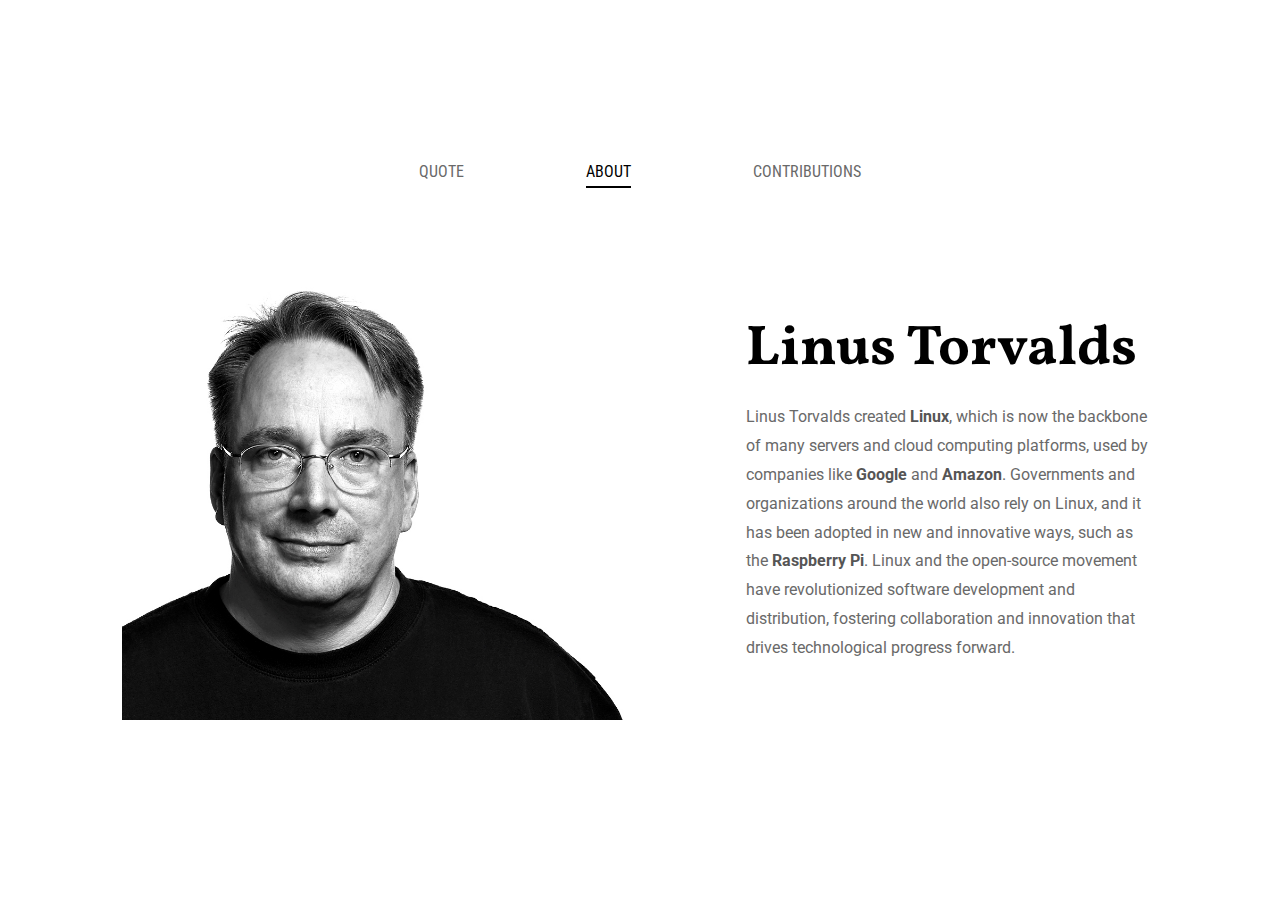
<file: about.html>
<!DOCTYPE html>
<html lang="en">

<head>
    <meta charset="UTF-8">
    <meta http-equiv="X-UA-Compatible" content="IE=edge">
    <title>Linus Torvalds</title>
    <link rel="preconnect" href="https://fonts.googleapis.com">
    <link rel="preconnect" href="https://fonts.gstatic.com" crossorigin>
    <link
        href="https://fonts.googleapis.com/css2?family=Fira+Sans:ital,wght@1,300;1,400&family=Roboto+Condensed&family=Roboto:wght@400;500&family=Vollkorn:wght@700&display=swap"
        rel="stylesheet">
    <link rel="stylesheet" href="style.css">
</head>

<body>
    <div class="container">
        <nav>
            <ul>
                <li><a href="index.html">quote</a></li>
                <li><a class="active" href="#">about</a></li>
                <li><a href="contributions.html">contributions</a></li>
            </ul>
        </nav>
        <main id="about">
            <img style="height: 450px;" src="assets/linus-cropped.jpg" alt="portrait of linus torvalds">
            <aside>
                <h1>Linus Torvalds</h1>
                <p>
                    Linus Torvalds created <strong>Linux</strong>, which is
                    now the backbone of many servers and cloud computing
                    platforms, used by companies like
                    <strong>Google</strong> and <strong>Amazon</strong>.
                    Governments and organizations around the world also rely
                    on Linux, and it has been adopted in new and innovative
                    ways, such as the <strong>Raspberry Pi</strong>. Linux
                    and the open-source movement have revolutionized
                    software development and distribution, fostering
                    collaboration and innovation that drives technological
                    progress forward.
                </p>
            </aside>
        </main>
    </div>
</body>

</html>
</file>
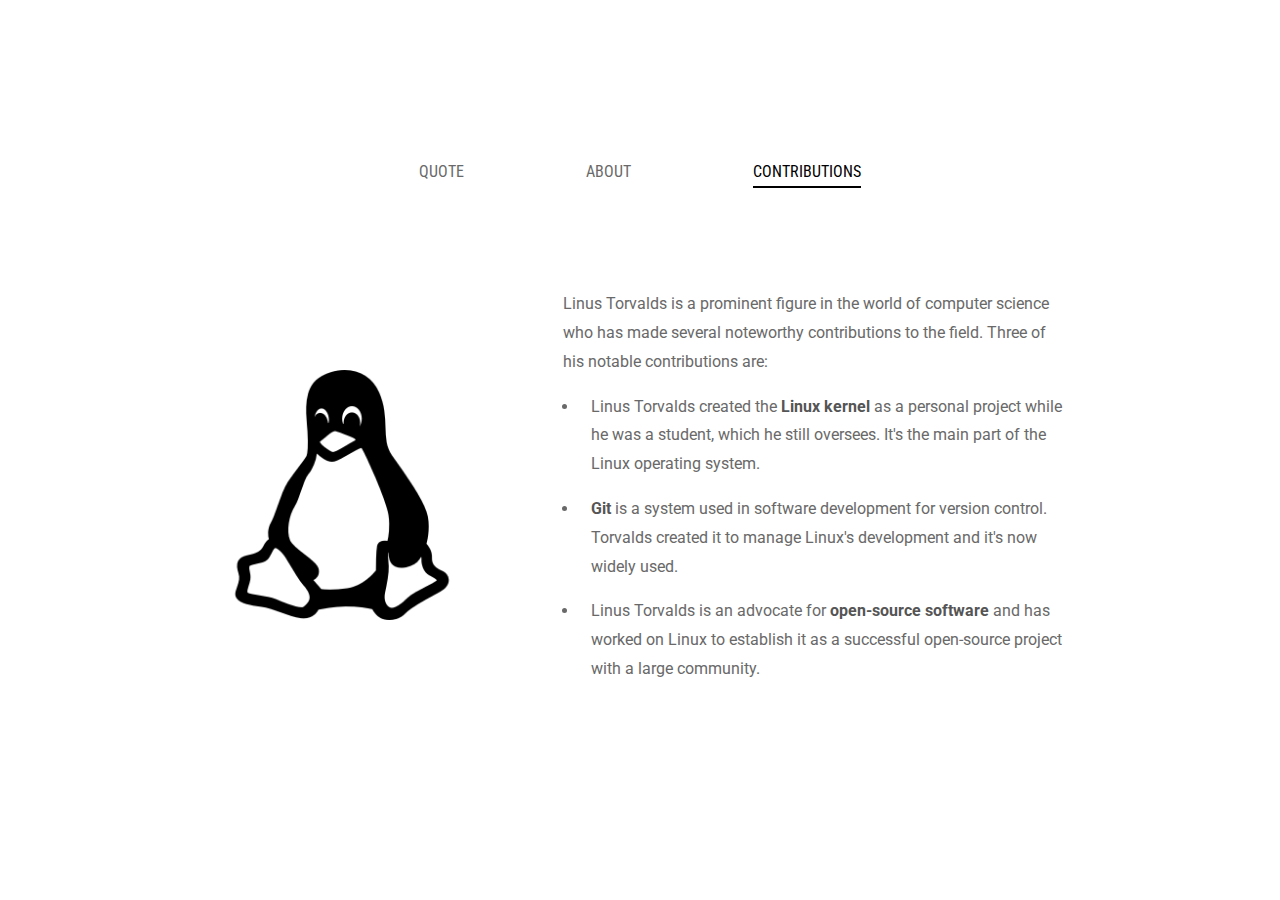
<file: contributions.html>
<!DOCTYPE html>
<html lang="en">

<head>
    <meta charset="UTF-8">
    <meta http-equiv="X-UA-Compatible" content="IE=edge">
    <title>Linus Torvalds</title>
    <link rel="preconnect" href="https://fonts.googleapis.com">
    <link rel="preconnect" href="https://fonts.gstatic.com" crossorigin>
    <link
        href="https://fonts.googleapis.com/css2?family=Fira+Sans:ital,wght@1,300;1,400&family=Roboto+Condensed&family=Roboto:wght@400;500&family=Vollkorn:wght@700&display=swap"
        rel="stylesheet">
    <link rel="stylesheet" href="style.css">
</head>

<body>
    <div class="container">
        <nav>
            <ul>
                <li><a href="index.html">quote</a></li>
                <li><a href="about.html">about</a></li>
                <li><a class="active" href="#">contributions</a></li>
            </ul>
        </nav>
        <main id="contributions">
            <img id="linux-img" style="width: 250px" src="assets/linux.png" alt="linux penguin logo">
            <aside>
                <p>
                    Linus Torvalds is a prominent figure in the world of
                    computer science who has made several noteworthy
                    contributions to the field. Three of his notable
                    contributions are:
                </p>
                <ul>
                    <li>
                        Linus Torvalds created the
                        <strong>Linux kernel</strong> as a personal project
                        while he was a student, which he still oversees.
                        It's the main part of the Linux operating system.
                    </li>
                    <li>
                        <strong>Git</strong> is a system used in software
                        development for version control. Torvalds created it
                        to manage Linux's development and it's now widely
                        used.
                    </li>
                    <li>
                        Linus Torvalds is an advocate for
                        <strong>open-source software</strong> and has worked
                        on Linux to establish it as a successful open-source
                        project with a large community.
                    </li>
                </ul>
            </aside>
        </main>
    </div>
</body>

</html>
</file>
<file: style.css>
* {
    box-sizing: border-box;
    margin: 0;
    padding: 0;
}

body {
    display: grid;
    width: 100%;
    height: 100vh;
    justify-content: center;
    align-content: center;
}

.container {
    display: flex;
    flex-direction: column;
    align-items: center;
}

nav {
    width: 750px;
    padding: 2em;
}

nav > ul {
    display: flex;
    justify-content: space-evenly;
}

nav > ul > li {
    list-style: none;
    display: inline;
}

nav a {
    font-family: 'Roboto Condensed', sans-serif;
    text-decoration: none;
    text-transform: uppercase;
    color: #696969;
    transition: 0.5s;
}

nav a:hover {
    color: #000;
}

a.active {
    color: #000;
    margin-bottom: 10px;
}

a.active::after {
    content: '';
    display: block;
    background-color: #000;
    height: 2px;
    margin-top: 5px;
    left: 0;
    right: 0;
}

.quote {
    max-width: 900px;
    font-family: 'Fira Sans', sans-serif;
    font-weight: 300;
    font-style: italic;
    font-size: 2.5rem;
    color: #444;
    display: flex;
    flex-direction: column;
    justify-content: space-evenly;
}

main {
    margin: 0;
    padding: 1em 2em;
    height: 550px;
}

blockquote {
    all: unset;
    line-height: 200%;
}

blockquote::before {
    content: open-quote;
    font-size: 1.5em;
    font-weight: 400;
    font-style: italic;
}

blockquote::after {
    content: close-quote;
    font-size: 1.5em;
    font-weight: 400;
    font-style: italic;
}

.quote em {
    font-weight: 400;
    font-style: italic;
}

.quote p {
    text-align: right;
}

h1 {
    font-family: 'Vollkorn', serif;
    font-weight: 700;
    font-size: 3.5em;
    margin-top: 0;
    margin-bottom: 0.25em;
}

#about p,
#contributions p,
#contributions li {
    font-family: 'Roboto', sans-serif;
    font-weight: 400;
    color: #696969;
    line-height: 1.8em;
    margin-top: 0;
    margin-bottom: 1em;
}

#contributions li {
    margin-bottom: 1em;
    margin-left: 1em;
    padding-left: 0.75em;
}

#about strong,
#contributions strong {
    color: #555;
}

#about,
#contributions {
    display: flex;
    max-width: 1100px;
    align-items: center;
}

#contributions > aside {
    max-width: 500px;
}

#linux-img {
    margin-right: 6em;
}
</file>
